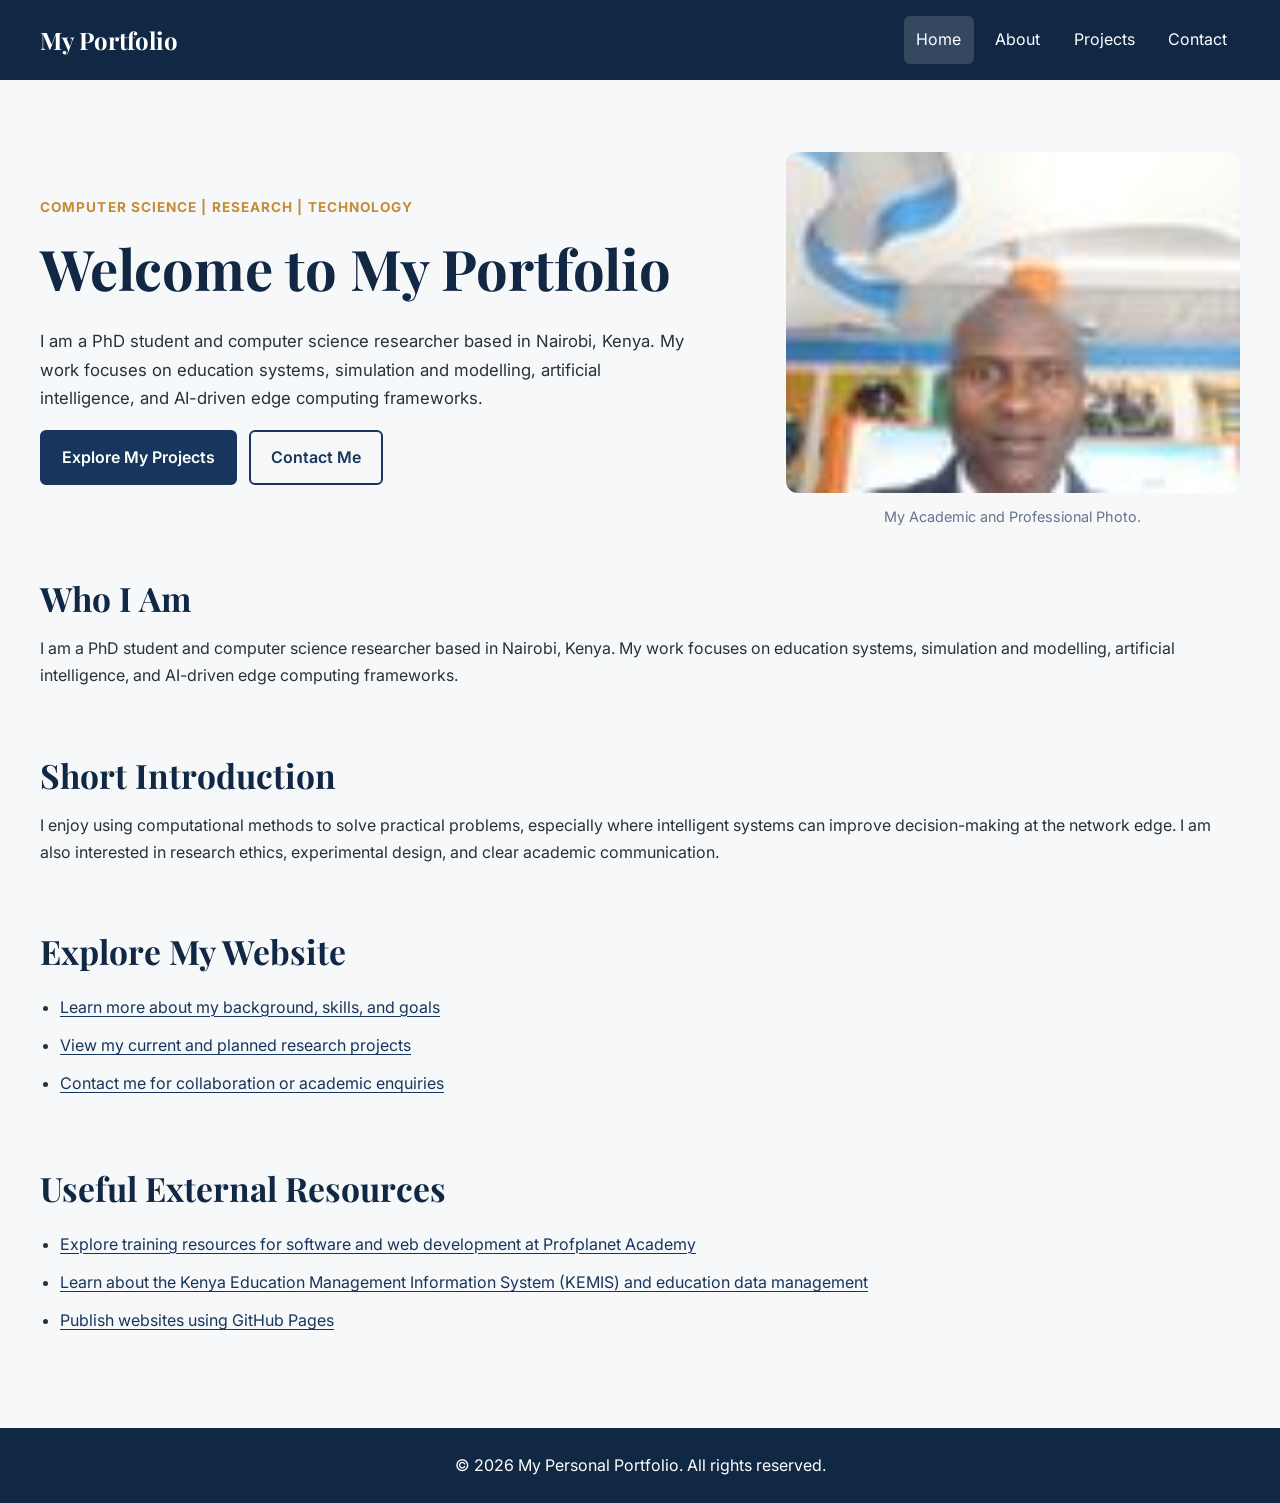
<file: index.html>
<!DOCTYPE html>
<html lang="en">
<head>
  <meta charset="UTF-8">
  <meta name="viewport" content="width=device-width, initial-scale=1.0">

  <meta
    name="description"
    content="Personal portfolio of a computer science researcher interested in education systems, edge computing, simulation, and modelling."
  >

  <title>Home | My Personal Portfolio</title>

  <!-- Google Fonts -->
  <link rel="preconnect" href="https://fonts.googleapis.com">
  <link rel="preconnect" href="https://fonts.gstatic.com" crossorigin>
  <link
    href="https://fonts.googleapis.com/css2?family=Inter:ital,opsz,wght@0,14..32,100..900;1,14..32,100..900&family=Playfair+Display:ital,wght@0,400..900;1,400..900&display=swap"
    rel="stylesheet"
  >

  <link rel="stylesheet" href="css/styles.css">
</head>

<body>

  <header class="site-header">
    <div class="header-inner">
      <a class="site-logo" href="index.html">My Portfolio</a>

      <nav aria-label="Main navigation">
        <ul class="nav-list">
          <li><a href="index.html" aria-current="page">Home</a></li>
          <li><a href="about.html">About</a></li>
          <li><a href="projects.html">Projects</a></li>
          <li><a href="contact.html">Contact</a></li>
        </ul>
      </nav>
    </div>
  </header>

  <main class="container">

    <!-- Homepage Hero -->
    <section class="hero" aria-labelledby="hero-heading">

      <div class="hero-content">
        <p class="eyebrow">Computer Science | Research | Technology</p>

        <h1 id="hero-heading">Welcome to My Portfolio</h1>

        <p class="hero-intro">
          I am a PhD student and computer science researcher based in
          Nairobi, Kenya. My work focuses on education systems,
          simulation and modelling, artificial intelligence, and
          AI-driven edge computing frameworks.
        </p>

        <div class="hero-actions">
          <a class="button" href="projects.html">Explore My Projects</a>
          <a class="button button-outline" href="contact.html">
            Contact Me
          </a>
        </div>
      </div>

      <figure class="hero-image">
        <img
          src="images/Profile.jpg"
          alt="Portrait of a computer science researcher"
          width="1200"
          fetchpriority="high"
        >
        <figcaption>My Academic and Professional Photo.</figcaption>
      </figure>

    </section>

    <!-- Who I Am -->
    <section class="content-section" aria-labelledby="who-heading">

      <h2 id="who-heading">Who I Am</h2>

      <p>
        I am a PhD student and computer science researcher based in
        Nairobi, Kenya. My work focuses on education systems,
        simulation and modelling, artificial intelligence, and
        AI-driven edge computing frameworks.
      </p>

    </section>

    <!-- Short Introduction -->
    <section class="content-section" aria-labelledby="intro-heading">

      <h2 id="intro-heading">Short Introduction</h2>

      <p>
        I enjoy using computational methods to solve practical problems,
        especially where intelligent systems can improve decision-making
        at the network edge. I am also interested in research ethics,
        experimental design, and clear academic communication.
      </p>

    </section>

    <!-- Website Navigation -->
    <section class="content-section" aria-labelledby="explore-heading">

      <h2 id="explore-heading">Explore My Website</h2>

      <ul class="resource-list">
        <li>
          <a href="about.html">
            Learn more about my background, skills, and goals
          </a>
        </li>

        <li>
          <a href="projects.html">
            View my current and planned research projects
          </a>
        </li>

        <li>
          <a href="contact.html">
            Contact me for collaboration or academic enquiries
          </a>
        </li>
      </ul>

    </section>

    <!-- External Resources -->
    <section class="content-section" aria-labelledby="resources-heading">

      <h2 id="resources-heading">Useful External Resources</h2>

      <ul class="resource-list">

        <li>
          <a
            href="https://www.profplanetacademy.com"
            target="_blank"
            rel="noopener noreferrer"
          >
            Explore training resources for software and web development
            at Profplanet Academy
          </a>
        </li>

        <li>
          <a
            href="http://kemis.go.ke"
            target="_blank"
            rel="noopener noreferrer"
          >
            Learn about the Kenya Education Management Information System
            (KEMIS) and education data management
          </a>
        </li>

        <li>
          <a
            href="https://pages.github.com/"
            target="_blank"
            rel="noopener noreferrer"
          >
            Publish websites using GitHub Pages
          </a>
        </li>

      </ul>

    </section>

  </main>

  <footer class="site-footer">
    <p>&copy; 2026 My Personal Portfolio. All rights reserved.</p>
  </footer>

</body>
</html>
</file>
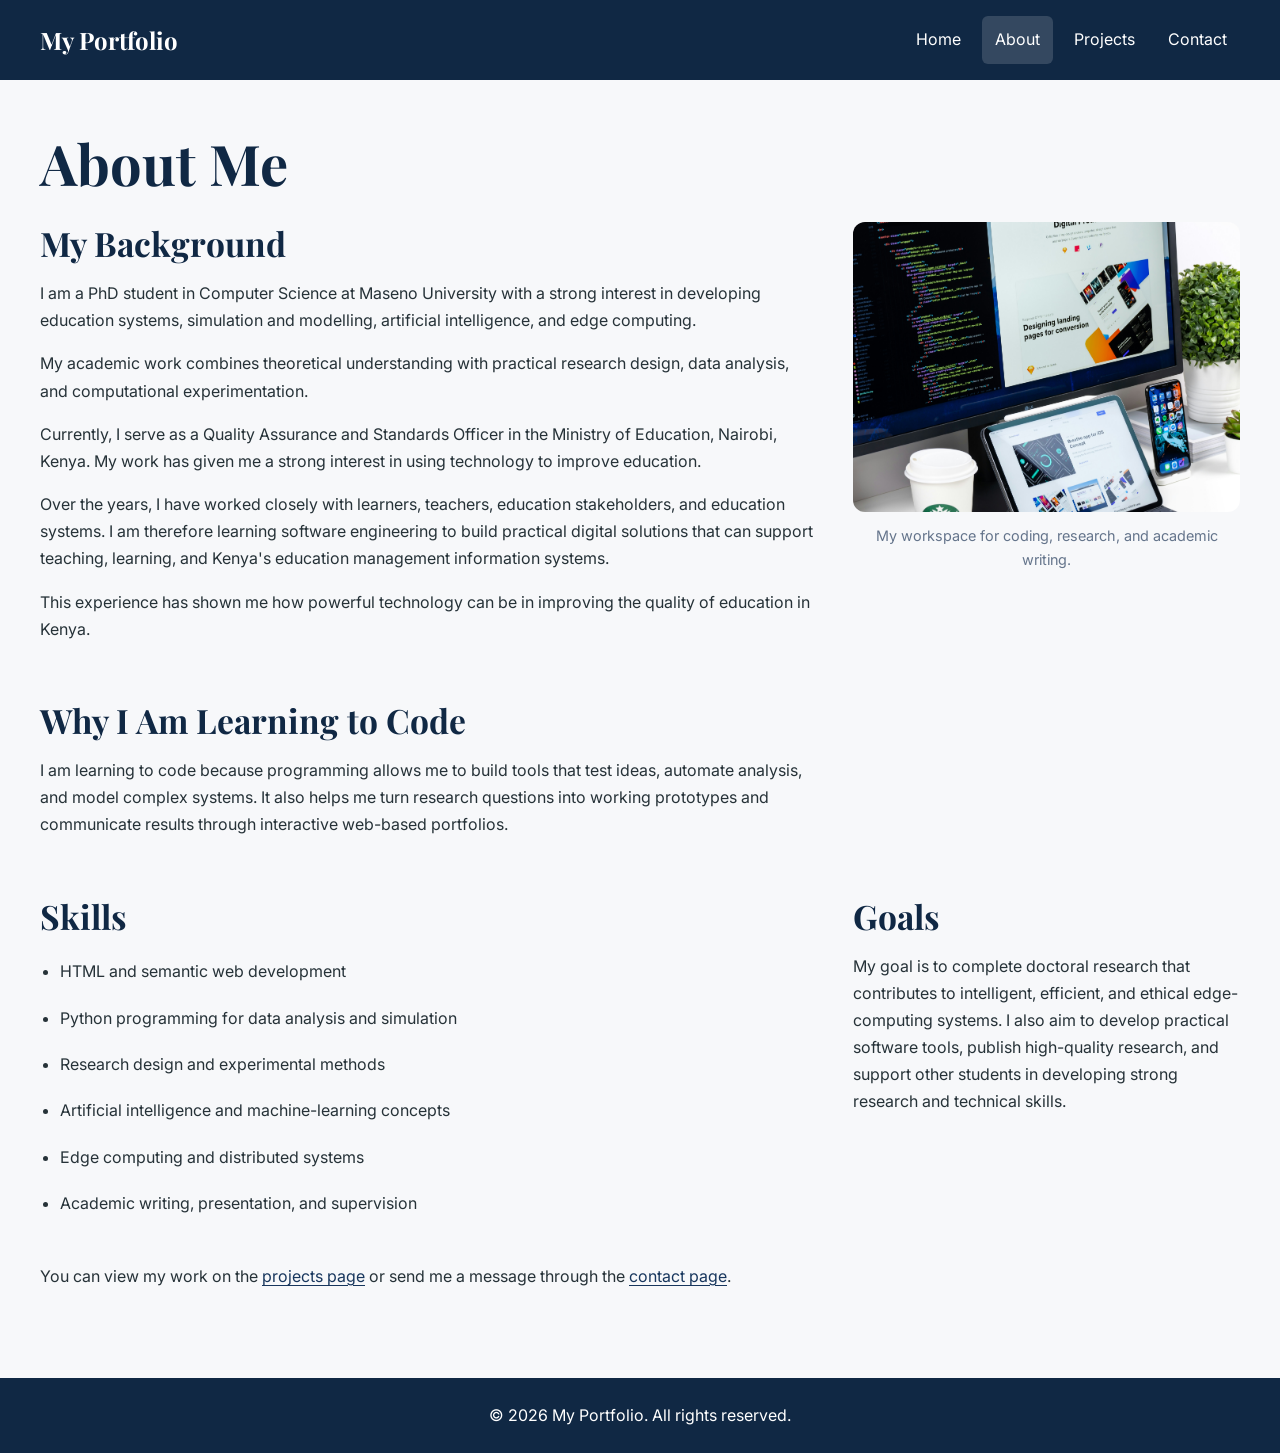
<file: about.html>
<!DOCTYPE html>
<html lang="en">
<head>
  <meta charset="UTF-8">
  <meta name="viewport" content="width=device-width, initial-scale=1.0">

  <meta
    name="description"
    content="Learn about my academic background, professional experience, technical skills, and future goals."
  >

  <title>About | My Portfolio</title>

  <!-- Google Fonts -->
  <link rel="preconnect" href="https://fonts.googleapis.com">
  <link rel="preconnect" href="https://fonts.gstatic.com" crossorigin>
  <link
    href="https://fonts.googleapis.com/css2?family=Inter:ital,opsz,wght@0,14..32,100..900;1,14..32,100..900&family=Playfair+Display:ital,wght@0,400..900;1,400..900&display=swap"
    rel="stylesheet"
  >

  <link rel="stylesheet" href="css/styles.css">
</head>

<body>

  <header class="site-header">
    <div class="header-inner">
      <a class="site-logo" href="index.html">My Portfolio</a>

      <nav aria-label="Main navigation">
        <ul class="nav-list">
          <li><a href="index.html">Home</a></li>
          <li><a href="about.html" aria-current="page">About</a></li>
          <li><a href="projects.html">Projects</a></li>
          <li><a href="contact.html">Contact</a></li>
        </ul>
      </nav>
    </div>
  </header>

  <main class="container">

    <h1>About Me</h1>

    <!-- About Page Grid Layout -->
    <div class="about-layout">

      <!-- Professional Background -->
      <section class="about-story" aria-labelledby="background-heading">

        <h2 id="background-heading">My Background</h2>

        <p>
          I am a PhD student in Computer Science at Maseno University
          with a strong interest in developing education systems,
          simulation and modelling, artificial intelligence, and
          edge computing.
        </p>

        <p>
          My academic work combines theoretical understanding with
          practical research design, data analysis, and computational
          experimentation.
        </p>

        <p>
          Currently, I serve as a Quality Assurance and Standards
          Officer in the Ministry of Education, Nairobi, Kenya.
          My work has given me a strong interest in using technology
          to improve education.
        </p>

        <p>
          Over the years, I have worked closely with learners,
          teachers, education stakeholders, and education systems.
          I am therefore learning software engineering to build
          practical digital solutions that can support teaching,
          learning, and Kenya's education management information systems.
        </p>

        <p>
          This experience has shown me how powerful technology
          can be in improving the quality of education in Kenya.
        </p>

      </section>

      <!-- Workspace Image -->
      <aside class="about-sidebar" aria-label="My workspace">

        <figure>
          <img
            src="images/CodingLaptop-enviroment.jpg"
            alt="Laptop, notebook, and coffee on a study desk used for programming and research"
            width="1200"
            loading="lazy"
          >

          <figcaption>
            My workspace for coding, research, and academic writing.
          </figcaption>
        </figure>

      </aside>

      <!-- Motivation -->
      <section class="about-motivation" aria-labelledby="motivation-heading">

        <h2 id="motivation-heading">Why I Am Learning to Code</h2>

        <p>
          I am learning to code because programming allows me to build
          tools that test ideas, automate analysis, and model complex
          systems. It also helps me turn research questions into working
          prototypes and communicate results through interactive
          web-based portfolios.
        </p>

      </section>

      <!-- Skills -->
      <section class="about-skills" aria-labelledby="skills-heading">

        <h2 id="skills-heading">Skills</h2>

        <ul class="skills-list">
          <li>HTML and semantic web development</li>
          <li>Python programming for data analysis and simulation</li>
          <li>Research design and experimental methods</li>
          <li>Artificial intelligence and machine-learning concepts</li>
          <li>Edge computing and distributed systems</li>
          <li>Academic writing, presentation, and supervision</li>
        </ul>

      </section>

      <!-- Goals -->
      <section class="about-goals" aria-labelledby="goals-heading">

        <h2 id="goals-heading">Goals</h2>

        <p>
          My goal is to complete doctoral research that contributes
          to intelligent, efficient, and ethical edge-computing systems.
          I also aim to develop practical software tools, publish
          high-quality research, and support other students in
          developing strong research and technical skills.
        </p>

      </section>

    </div>

    <!-- Internal Navigation -->
    <section class="content-section" aria-label="Explore more">

      <p>
        You can view my work on the
        <a href="projects.html">projects page</a>
        or send me a message through the
        <a href="contact.html">contact page</a>.
      </p>

    </section>

  </main>

  <footer class="site-footer">
    <p>&copy; 2026 My Portfolio. All rights reserved.</p>
  </footer>

</body>
</html>
</file>
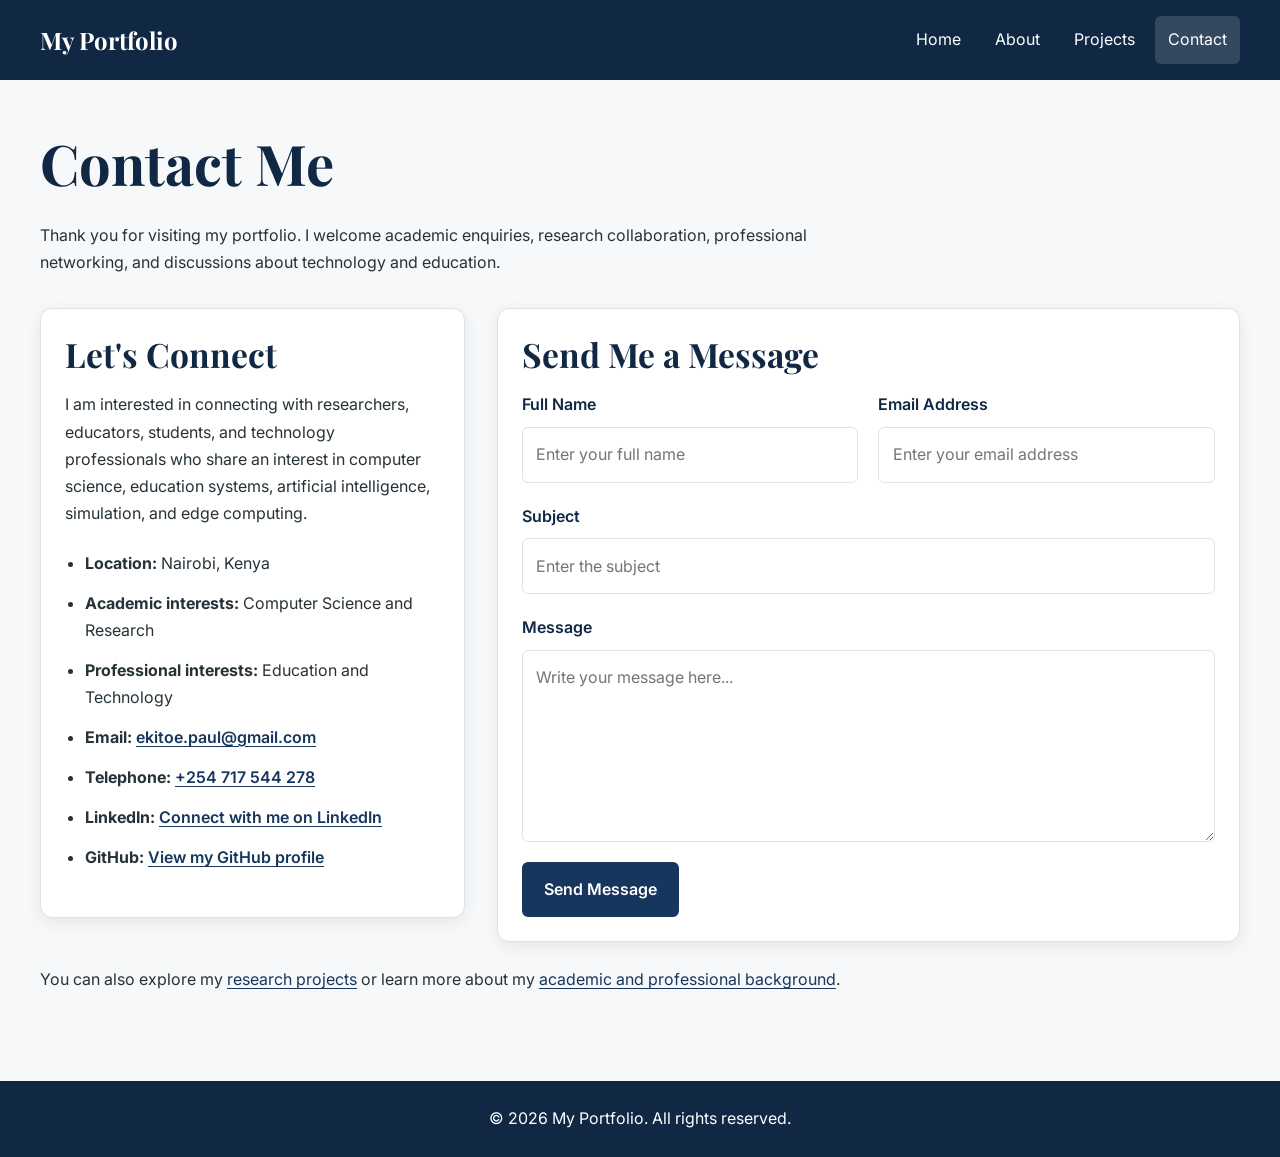
<file: contact.html>
<!doctype html>
<html lang="en">
  <head>
    <meta charset="UTF-8" />
    <meta name="viewport" content="width=device-width, initial-scale=1.0" />

    <meta
      name="description"
      content="Contact me for academic enquiries, research collaboration, and professional opportunities."
    />

    <title>Contact | My Portfolio</title>

    <!-- Google Fonts -->
    <link rel="preconnect" href="https://fonts.googleapis.com" />
    <link rel="preconnect" href="https://fonts.gstatic.com" crossorigin />
    <link
      href="https://fonts.googleapis.com/css2?family=Inter:ital,opsz,wght@0,14..32,100..900;1,14..32,100..900&family=Playfair+Display:ital,wght@0,400..900;1,400..900&display=swap"
      rel="stylesheet"
    />

    <link rel="stylesheet" href="css/styles.css" />
  </head>

  <body>
    <header class="site-header">
      <div class="header-inner">
        <a class="site-logo" href="index.html">My Portfolio</a>

        <nav aria-label="Main navigation">
          <ul class="nav-list">
            <li><a href="index.html">Home</a></li>
            <li><a href="about.html">About</a></li>
            <li><a href="projects.html">Projects</a></li>
            <li><a href="contact.html" aria-current="page">Contact</a></li>
          </ul>
        </nav>
      </div>
    </header>

    <main class="container">
      <section class="contact-intro" aria-labelledby="contact-heading">
        <h1 id="contact-heading">Contact Me</h1>

        <p>
          Thank you for visiting my portfolio. I welcome academic enquiries,
          research collaboration, professional networking, and discussions about
          technology and education.
        </p>
      </section>

      <div class="contact-layout">
        <!-- Contact Information -->
        <aside class="contact-details" aria-labelledby="details-heading">
          <h2 id="details-heading">Let's Connect</h2>

          <p>
            I am interested in connecting with researchers, educators, students,
            and technology professionals who share an interest in computer
            science, education systems, artificial intelligence, simulation, and
            edge computing.
          </p>

          <ul class="contact-list">
            <li><strong>Location:</strong> Nairobi, Kenya</li>

            <li>
              <strong>Academic interests:</strong>
              Computer Science and Research
            </li>

            <li>
              <strong>Professional interests:</strong>
              Education and Technology
            </li>
            <li>
              <strong>Email:</strong>
              <a href="mailto:ekitoe.paul@gmail.com">
                ekitoe.paul@gmail.com
              </a>
            </li>

            <li>
              <strong>Telephone:</strong>
              <a href="tel:+254717544278"> +254 717 544 278 </a>
            </li>

            <li>
              <strong>LinkedIn:</strong>
              <a
                href="https://www.linkedin.com/in/paul-lomor-ekitoe-8725b676"
                target="_blank"
                rel="noopener noreferrer"
              >
                Connect with me on LinkedIn
              </a>
            </li>

            <li>
              <strong>GitHub:</strong>
              <a
                href="https://github.com/ekitoepaul"
                target="_blank"
                rel="noopener noreferrer"
              >
                View my GitHub profile
              </a>
            </li>
          </ul>
        </aside>

        <!-- Contact Form -->
        <section class="contact-form-section" aria-labelledby="form-heading">
          <h2 id="form-heading">Send Me a Message</h2>

          <!-- Connect this form to a form-processing service before publishing -->
          <form class="contact-form" action="#" method="post">
            <div class="form-group">
              <label for="name">Full Name</label>

              <input
                type="text"
                id="name"
                name="name"
                autocomplete="name"
                placeholder="Enter your full name"
                required
              />
            </div>

            <div class="form-group">
              <label for="email">Email Address</label>

              <input
                type="email"
                id="email"
                name="email"
                autocomplete="email"
                placeholder="Enter your email address"
                required
              />
            </div>

            <div class="form-group form-full">
              <label for="subject">Subject</label>

              <input
                type="text"
                id="subject"
                name="subject"
                placeholder="Enter the subject"
                required
              />
            </div>

            <div class="form-group form-full">
              <label for="message">Message</label>

              <textarea
                id="message"
                name="message"
                rows="6"
                placeholder="Write your message here..."
                required
              ></textarea>
            </div>

            <div class="form-full">
              <button class="button submit-button" type="submit">
                Send Message
              </button>
            </div>
          </form>
        </section>
      </div>

      <section class="content-section" aria-label="Return to portfolio">
        <p>
          You can also explore my
          <a href="projects.html">research projects</a>
          or learn more about my
          <a href="about.html">academic and professional background</a>.
        </p>
      </section>
    </main>

    <footer class="site-footer">
      <p>&copy; 2026 My Portfolio. All rights reserved.</p>
    </footer>
  </body>
</html>
</file>
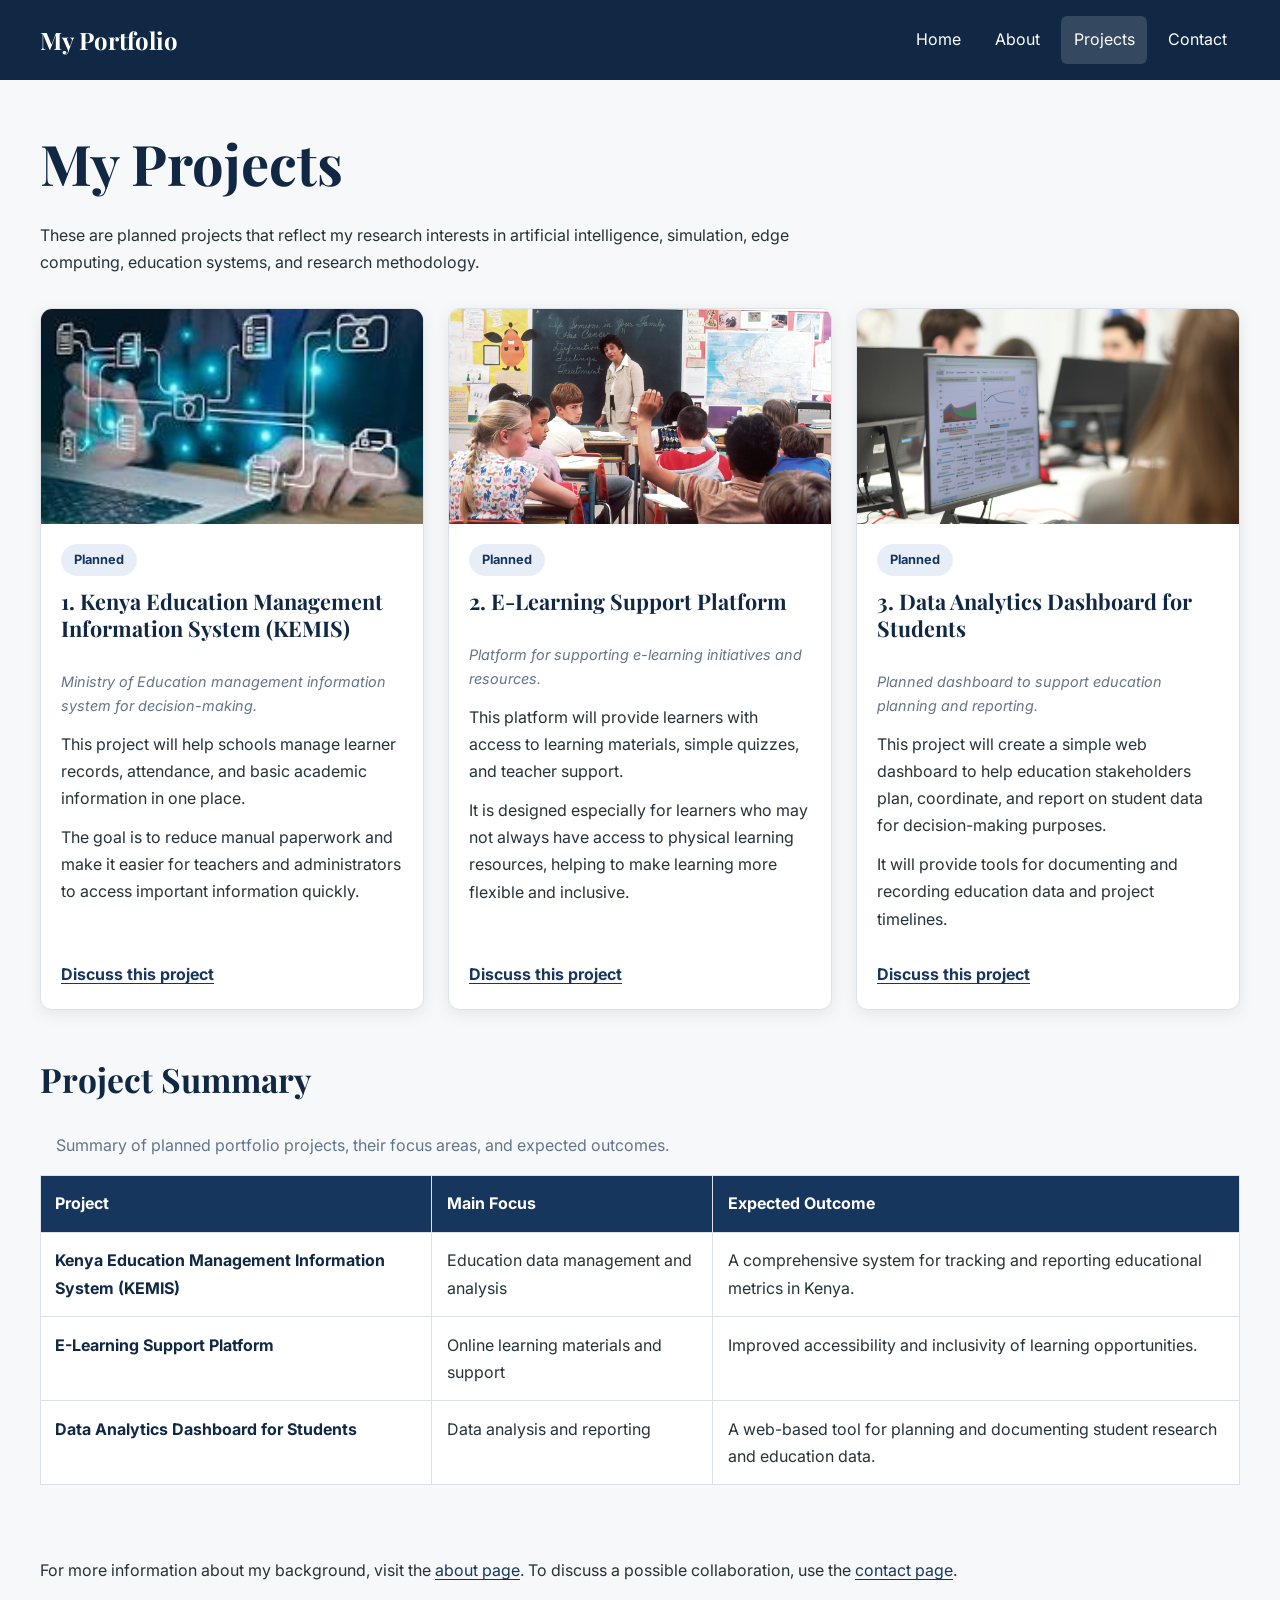
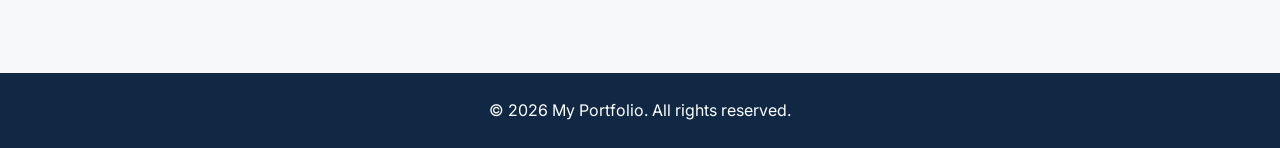
<file: projects.html>
<!DOCTYPE html>
<html lang="en">
<head>
  <meta charset="UTF-8">
  <meta name="viewport" content="width=device-width, initial-scale=1.0">

  <meta
    name="description"
    content="Explore planned projects in education management systems, e-learning, and student data analytics.">

  <title>Projects | My Portfolio</title>

  <!-- Google Fonts -->
  <link rel="preconnect" href="https://fonts.googleapis.com">
  <link rel="preconnect" href="https://fonts.gstatic.com" crossorigin>
  <link
    href="https://fonts.googleapis.com/css2?family=Inter:ital,opsz,wght@0,14..32,100..900;1,14..32,100..900&family=Playfair+Display:ital,wght@0,400..900;1,400..900&display=swap"
    rel="stylesheet">

  <link rel="stylesheet" href="css/styles.css">
</head>

<body>

  <header class="site-header">
    <div class="header-inner">
      <a class="site-logo" href="index.html">My Portfolio</a>

      <nav aria-label="Main navigation">
        <ul class="nav-list">
          <li><a href="index.html">Home</a></li>
          <li><a href="about.html">About</a></li>
          <li><a href="projects.html" aria-current="page">Projects</a></li>
          <li><a href="contact.html">Contact</a></li>
        </ul>
      </nav>
    </div>
  </header>

  <main class="container">

    <h1>My Projects</h1>

    <p class="page-intro">
      These are planned projects that reflect my research interests in
      artificial intelligence, simulation, edge computing, education
      systems, and research methodology.
    </p>

    <!-- Projects Grid -->
    <section class="projects-grid" aria-label="Planned projects">

      <!-- Project 1: KEMIS -->
      <article class="project-card">

        <div class="project-image">
          <img
            src="images/KEMIS_MIS.jpeg"
            alt="Education data analysis and management information system"
            width="1200"
            loading="lazy">
        </div>

        <div class="project-content">

          <span class="badge">Planned</span>

          <h2>1. Kenya Education Management Information System (KEMIS)</h2>

          <p class="project-caption">
            Ministry of Education management information system
            for decision-making.
          </p>

          <p>
            This project will help schools manage learner records,
            attendance, and basic academic information in one place.
          </p>

          <p>
            The goal is to reduce manual paperwork and make it easier
            for teachers and administrators to access important
            information quickly.
          </p>

          <a class="card-link" href="contact.html">
            Discuss this project
          </a>

        </div>

      </article>

      <!-- Project 2: E-Learning -->
      <article class="project-card">

        <div class="project-image">
          <img
            src="images/E-Learning Institute.jpg"
            alt="Learners receiving instruction using e-learning resources"
            width="1200"
            loading="lazy"
          >
        </div>

        <div class="project-content">

          <span class="badge">Planned</span>

          <h2>2. E-Learning Support Platform</h2>

          <p class="project-caption">
            Platform for supporting e-learning initiatives and resources.
          </p>

          <p>
            This platform will provide learners with access to learning
            materials, simple quizzes, and teacher support.
          </p>

          <p>
            It is designed especially for learners who may not always
            have access to physical learning resources, helping to make
            learning more flexible and inclusive.
          </p>

          <a class="card-link" href="contact.html">
            Discuss this project
          </a>

        </div>

      </article>

      <!-- Project 3: Analytics Dashboard -->
      <article class="project-card">

        <div class="project-image">
          <img
            src="images/MIS-Dashboard.jpg"
            alt="Student reviewing charts and research data on a laptop"
            width="1200"
            loading="lazy"
          >
        </div>

        <div class="project-content">

          <span class="badge">Planned</span>

          <h2>3. Data Analytics Dashboard for Students</h2>

          <p class="project-caption">
            Planned dashboard to support education planning and reporting.
          </p>

          <p>
            This project will create a simple web dashboard to help
            education stakeholders plan, coordinate, and report on
            student data for decision-making purposes.
          </p>

          <p>
            It will provide tools for documenting and recording
            education data and project timelines.
          </p>

          <a class="card-link" href="contact.html">
            Discuss this project
          </a>

        </div>

      </article>

    </section>

    <!-- Project Summary Table -->
    <section class="summary-section" aria-labelledby="summary-heading">

      <h2 id="summary-heading">Project Summary</h2>

      <div class="table-wrapper">

        <table>

          <caption>
            Summary of planned portfolio projects, their focus areas,
            and expected outcomes.
          </caption>

          <thead>
            <tr>
              <th scope="col">Project</th>
              <th scope="col">Main Focus</th>
              <th scope="col">Expected Outcome</th>
            </tr>
          </thead>

          <tbody>

            <tr>
              <th scope="row">
                Kenya Education Management Information System (KEMIS)
              </th>

              <td>Education data management and analysis</td>

              <td>
                A comprehensive system for tracking and reporting
                educational metrics in Kenya.
              </td>
            </tr>

            <tr>
              <th scope="row">E-Learning Support Platform</th>

              <td>Online learning materials and support</td>

              <td>
                Improved accessibility and inclusivity of
                learning opportunities.
              </td>
            </tr>

            <tr>
              <th scope="row">Data Analytics Dashboard for Students</th>

              <td>Data analysis and reporting</td>

              <td>
                A web-based tool for planning and documenting
                student research and education data.
              </td>
            </tr>

          </tbody>

        </table>

      </div>

    </section>

    <!-- Internal Navigation -->
    <section class="content-section" aria-label="Explore more">

      <p>
        For more information about my background, visit the
        <a href="about.html">about page</a>.
        To discuss a possible collaboration, use the
        <a href="contact.html">contact page</a>.
      </p>

    </section>

  </main>

  <footer class="site-footer">
    <p>&copy; 2026 My Portfolio. All rights reserved.</p>
  </footer>

</body>
</html>
</file>
<file: css/styles.css>
/* ------------------------------------------------
   1. DESIGN TOKENS
   ------------------------------------------------ */

:root {
  --color-primary: #17365d;
  --color-primary-dark: #102844;
  --color-accent: #c58b36;

  --color-background: #f7f8fa;
  --color-surface: #ffffff;
  --color-text: #263238;
  --color-muted: #64748b;
  --color-border: #dce2e8;

  --font-body: "Inter", sans-serif;
  --font-heading: "Playfair Display", serif;

  --container-width: 1200px;

  --space-1: 0.5rem;
  --space-2: 1rem;
  --space-3: 1.5rem;
  --space-4: 2rem;
  --space-5: 3rem;

  --radius-small: 6px;
  --radius-medium: 12px;

  --shadow-card: 0 4px 16px rgb(0 0 0 / 8%);
}


/* ------------------------------------------------
   2. GLOBAL RESET
   ------------------------------------------------ */

*,
*::before,
*::after {
  box-sizing: border-box;
}

html {
  scroll-behavior: smooth;
  overflow-wrap: break-word;
}

body {
  min-width: 0;
  min-height: 100vh;
  min-height: 100svh;
  margin: 0;

  display: flex;
  flex-direction: column;

  font-family: var(--font-body);
  font-size: 1rem;
  line-height: 1.7;

  color: var(--color-text);
  background-color: var(--color-background);
}

img {
  display: block;
  max-width: 100%;
  height: auto;
}

a {
  color: var(--color-primary);
  text-decoration-thickness: 1px;
  text-underline-offset: 3px;
}

a:hover {
  color: var(--color-accent);
}

button,
input,
textarea {
  font: inherit;
}

button,
input,
textarea,
a {
  min-width: 0;
}

p,
h1,
h2,
h3,
figure {
  margin-top: 0;
}

h1,
h2,
h3 {
  font-family: var(--font-heading);
  color: var(--color-primary-dark);
  line-height: 1.25;
}

h1 {
  font-size: clamp(2rem, 6vw, 3.5rem);
  margin-bottom: var(--space-3);
}

h2 {
  font-size: clamp(1.5rem, 4vw, 2.1rem);
  margin-bottom: var(--space-2);
}

h3 {
  font-size: 1.25rem;
}

ul {
  padding-left: 1.5rem;
}

section {
  min-width: 0;
}


/* ------------------------------------------------
   3. ACCESSIBILITY
   ------------------------------------------------ */

a:focus-visible,
button:focus-visible,
input:focus-visible,
textarea:focus-visible {
  outline: 3px solid var(--color-accent);
  outline-offset: 4px;
}

:focus:not(:focus-visible) {
  outline: none;
}

@media (prefers-reduced-motion: reduce) {
  *,
  *::before,
  *::after {
    scroll-behavior: auto !important;
    animation-duration: 0.01ms !important;
    animation-iteration-count: 1 !important;
    transition-duration: 0.01ms !important;
  }
}


/* ------------------------------------------------
   4. MAIN CONTAINER
   ------------------------------------------------ */

.container {
  width: min(100% - 2rem, var(--container-width));
  margin-inline: auto;
  padding-block: var(--space-4);
}

.content-section {
  padding-block: var(--space-3);
}

.page-intro {
  max-width: 760px;
  margin-bottom: var(--space-4);
}


/* ------------------------------------------------
   5. HEADER AND NAVIGATION - FLEXBOX
   ------------------------------------------------ */

.site-header {
  background-color: var(--color-primary-dark);
  color: white;
}

.header-inner {
  width: min(100% - 2rem, var(--container-width));
  margin-inline: auto;
  padding-block: 1rem;

  display: flex;
  flex-direction: column;
  align-items: center;
  justify-content: space-between;
  gap: 1rem;
}

.site-logo {
  color: white;
  font-family: var(--font-heading);
  font-size: 1.5rem;
  font-weight: 700;
  text-decoration: none;
}

.site-logo:hover {
  color: var(--color-accent);
}

.nav-list {
  list-style: none;
  padding: 0;
  margin: 0;

  display: flex;
  flex-wrap: wrap;
  justify-content: center;
  gap: 0.5rem;
}

.nav-list a {
  min-height: 44px;
  padding: 0.65rem 0.8rem;

  display: flex;
  align-items: center;
  justify-content: center;

  color: white;
  text-decoration: none;
  border-radius: var(--radius-small);
}

.nav-list a:hover,
.nav-list a[aria-current="page"] {
  color: white;
  background-color: rgb(255 255 255 / 15%);
}


/* ------------------------------------------------
   6. STICKY FOOTER - FLEXBOX
   ------------------------------------------------ */

main {
  flex: 1;
  min-width: 0;
}

.site-footer {
  margin-top: auto;
  padding: 1.5rem 1rem;

  color: white;
  background-color: var(--color-primary-dark);
  text-align: center;
}

.site-footer p {
  margin: 0;
}


/* ------------------------------------------------
   7. BUTTONS
   ------------------------------------------------ */

.button {
  min-height: 44px;
  padding: 0.75rem 1.25rem;

  display: inline-flex;
  align-items: center;
  justify-content: center;

  border: 2px solid var(--color-primary);
  border-radius: var(--radius-small);

  color: white;
  background-color: var(--color-primary);

  font-weight: 600;
  text-decoration: none;
  cursor: pointer;
}

.button:hover {
  color: white;
  background-color: var(--color-primary-dark);
}

.button-outline {
  color: var(--color-primary);
  background-color: transparent;
}

.button-outline:hover {
  color: white;
}


/* ------------------------------------------------
   8. HOMEPAGE HERO - GRID
   ------------------------------------------------ */

.hero {
  display: grid;
  grid-template-columns: minmax(0, 1fr);
  gap: var(--space-4);
  align-items: center;
  padding-block: var(--space-3);
}

.hero-content {
  min-width: 0;
}

.eyebrow {
  color: var(--color-accent);
  font-size: 0.85rem;
  font-weight: 700;
  letter-spacing: 0.08em;
  text-transform: uppercase;
}

.hero-intro {
  max-width: 650px;
  font-size: 1.05rem;
}

.hero-actions {
  display: flex;
  flex-wrap: wrap;
  gap: 0.75rem;
}

.hero-image {
  width: 100%;
  max-width: 500px;
  justify-self: center;
  margin: 0;
}

.hero-image img {
  width: 100%;
  max-height: 450px;
  aspect-ratio: 4 / 3;
  object-fit: cover;
  border-radius: var(--radius-medium);
}

figure figcaption {
  margin-top: 0.75rem;
  color: var(--color-muted);
  font-size: 0.9rem;
  text-align: center;
}


/* ------------------------------------------------
   9. RESOURCE AND SKILLS LISTS
   ------------------------------------------------ */

.resource-list,
.skills-list {
  padding-left: 1.25rem;
}

.resource-list li,
.skills-list li {
  padding-block: 0.35rem;
}

.skills-list {
  display: grid;
  gap: 0.5rem;
}


/* ------------------------------------------------
   10. ABOUT PAGE - GRID TEMPLATE AREAS
   ------------------------------------------------ */

.about-layout {
  display: grid;

  grid-template-columns: minmax(0, 1fr);

  grid-template-areas:
    "story"
    "sidebar"
    "motivation"
    "skills"
    "goals";

  gap: var(--space-4);
}

.about-story {
  grid-area: story;
}

.about-sidebar {
  grid-area: sidebar;
  min-width: 0;
}

.about-motivation {
  grid-area: motivation;
}

.about-skills {
  grid-area: skills;
}

.about-goals {
  grid-area: goals;
}

.about-sidebar figure {
  margin: 0;
}

.about-sidebar img {
  width: 100%;
  aspect-ratio: 4 / 3;
  object-fit: cover;
  border-radius: var(--radius-medium);
}


/* ------------------------------------------------
   11. PROJECTS GRID
   ------------------------------------------------ */

.projects-grid {
  display: grid;

  grid-template-columns:
    repeat(auto-fit, minmax(min(100%, 16rem), 1fr));

  gap: var(--space-3);
  align-items: stretch;
}

.project-card {
  min-width: 0;

  display: flex;
  flex-direction: column;

  overflow: hidden;

  background-color: var(--color-surface);
  border: 1px solid var(--color-border);
  border-radius: var(--radius-medium);

  box-shadow: var(--shadow-card);
}

.project-image {
  width: 100%;
  overflow: hidden;
}

.project-image img {
  width: 100%;
  aspect-ratio: 16 / 9;
  object-fit: cover;
}

.project-content {
  flex: 1;

  display: flex;
  flex-direction: column;
  align-items: flex-start;

  gap: 0.75rem;
  padding: 1.25rem;
}

.project-content h2 {
  font-size: 1.35rem;
}

.project-content p {
  margin-bottom: 0;
}

.project-caption {
  color: var(--color-muted);
  font-size: 0.9rem;
  font-style: italic;
}

.badge {
  display: inline-block;
  padding: 0.3rem 0.8rem;

  color: var(--color-primary);
  background-color: #e7eef7;

  border-radius: 20px;
  font-size: 0.8rem;
  font-weight: 700;
}

.card-link {
  min-height: 44px;
  margin-top: auto;
  padding-top: 1rem;

  display: inline-flex;
  align-items: center;

  font-weight: 700;
}


/* ------------------------------------------------
   12. PROJECT SUMMARY TABLE
   ------------------------------------------------ */

.summary-section {
  padding-block: var(--space-5);
}

.table-wrapper {
  width: 100%;
  overflow-x: auto;
}

table {
  width: 100%;
  border-collapse: collapse;
  background-color: var(--color-surface);
}

caption {
  padding: 1rem;
  color: var(--color-muted);
  text-align: left;
}

th,
td {
  padding: 0.9rem;
  border: 1px solid var(--color-border);
  text-align: left;
  vertical-align: top;
}

thead {
  color: white;
  background-color: var(--color-primary);
}

tbody th {
  color: var(--color-primary-dark);
}


/* ------------------------------------------------
   13. IMAGE RESPONSIVENESS
   ------------------------------------------------ */

figure {
  max-width: 1200px;
  margin-inline: auto;
}

figure img {
  display: block;
  width: 100%;
  max-width: 1200px;
  height: auto;
  object-fit: contain;
  border-radius: var(--radius-medium);
}


/* ------------------------------------------------
   14. CONTACT PAGE LAYOUT
   ------------------------------------------------ */

.contact-intro {
  max-width: 800px;
  margin-bottom: var(--space-4);
}

.contact-layout {
  display: grid;
  grid-template-columns: minmax(0, 1fr);
  gap: var(--space-4);
  align-items: start;
}

.contact-details,
.contact-form-section {
  min-width: 0;
  padding: 1.5rem;

  background-color: var(--color-surface);
  border: 1px solid var(--color-border);
  border-radius: var(--radius-medium);

  box-shadow: var(--shadow-card);
}

/* Contact links */
.contact-list a {
  color: var(--color-primary);
  font-weight: 600;
  text-decoration: underline;
  text-underline-offset: 3px;
}

.contact-list a:hover {
  color: var(--color-accent);
}

.contact-list a:focus-visible {
  outline: 3px solid var(--color-accent);
  outline-offset: 4px;
}

.contact-list {
  padding-left: 1.25rem;
}

.contact-list li {
  padding-block: 0.4rem;
}


/* ------------------------------------------------
   15. RESPONSIVE CONTACT FORM - GRID
   ------------------------------------------------ */

.contact-form {
  display: grid;
  grid-template-columns: minmax(0, 1fr);
  gap: 1.25rem;
}

.form-group {
  min-width: 0;

  display: flex;
  flex-direction: column;
  gap: 0.5rem;
}

.form-full {
  grid-column: 1 / -1;
}

.form-group label {
  font-weight: 600;
  color: var(--color-primary-dark);
}

.form-group input,
.form-group textarea {
  width: 100%;
  min-width: 0;
  padding: 0.85rem;

  border: 1px solid var(--color-border);
  border-radius: var(--radius-small);

  color: var(--color-text);
  background-color: white;
}

.form-group input {
  min-height: 48px;
}

.form-group textarea {
  min-height: 150px;
  resize: vertical;
}

.form-group input:focus,
.form-group textarea:focus {
  border-color: var(--color-primary);
}

.submit-button {
  width: 100%;
}


/* ------------------------------------------------
   16. TABLET AND SMALL LAPTOP
   Minimum width: 48rem (768px)
   ------------------------------------------------ */

@media (min-width: 48rem) {

  .header-inner {
    flex-direction: row;
    flex-wrap: wrap;
  }

  .nav-list {
    justify-content: flex-end;
  }

  .hero {
    grid-template-columns:
      minmax(0, 1.2fr)
      minmax(250px, 0.8fr);
  }

  /* About page template areas */
  .about-layout {
    grid-template-columns:
      minmax(0, 1.6fr)
      minmax(240px, 0.8fr);

    grid-template-areas:
      "story sidebar"
      "motivation sidebar"
      "skills goals";
  }

  .contact-layout {
    grid-template-columns:
      minmax(240px, 0.8fr)
      minmax(0, 1.4fr);
  }

  .contact-form {
    grid-template-columns: repeat(2, minmax(0, 1fr));
  }

  .submit-button {
    width: auto;
  }

}


/* ------------------------------------------------
   17. LARGE SCREENS
   Minimum width: 64rem (1024px)
   ------------------------------------------------ */

@media (min-width: 64rem) {

  .container {
    padding-block: var(--space-5);
  }

  .header-inner {
    min-height: 76px;
  }

  .hero {
    gap: 4rem;
  }

  .hero-image {
    max-width: 480px;
  }

  .projects-grid {
    grid-template-columns:
      repeat(auto-fit, minmax(min(100%, 18rem), 1fr));
  }

  .about-layout {
    gap: 2.5rem;
  }

}


/* ------------------------------------------------
   18. SMALL SCREEN ADJUSTMENTS
   ------------------------------------------------ */

@media (max-width: 30rem) {

  .container {
    width: min(100% - 1.25rem, var(--container-width));
  }

  .header-inner {
    width: min(100% - 1rem, var(--container-width));
  }

  .nav-list {
    gap: 0.15rem;
  }

  .nav-list a {
    padding-inline: 0.55rem;
    font-size: 0.9rem;
  }

  .hero-actions {
    flex-direction: column;
    align-items: stretch;
  }

  .hero-actions .button {
    width: 100%;
  }

  .contact-details,
  .contact-form-section {
    padding: 1rem;
  }

}
</file>
